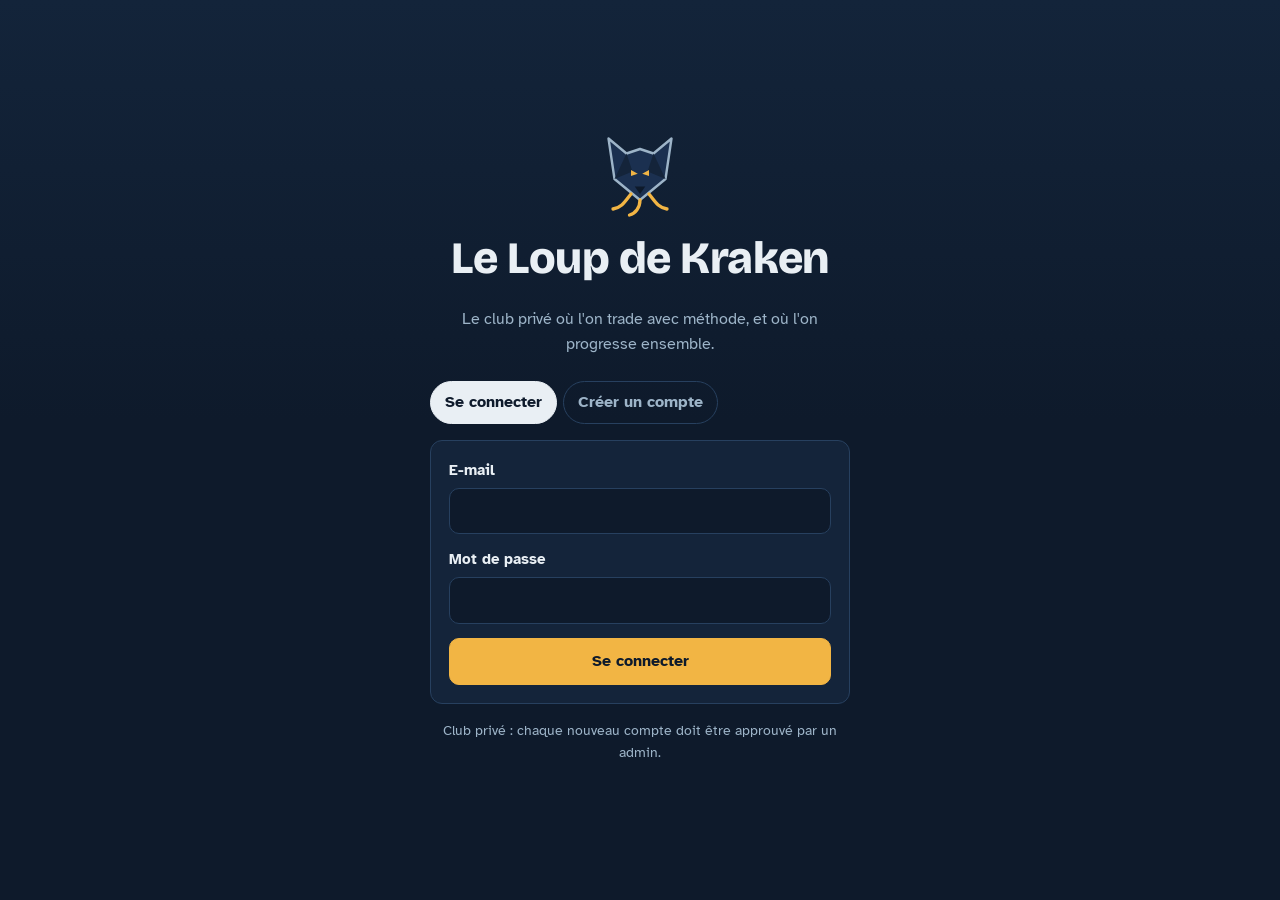
<file: site/index.html>
<!doctype html>
<html lang="fr">
<head>
  <meta charset="utf-8">
  <meta name="viewport" content="width=device-width, initial-scale=1, viewport-fit=cover">
  <title>Le Loup de Kraken</title>
  <meta name="description" content="Club privé de trading : signaux du bot, suivi des trades et apprentissage.">
  <meta name="robots" content="noindex, nofollow">
  <meta name="theme-color" content="#0E1A2B">
  <link rel="manifest" href="manifest.webmanifest">
  <link rel="icon" href="img/logo.svg" type="image/svg+xml">
  <link rel="apple-touch-icon" href="img/icon-180.png">
  <meta name="apple-mobile-web-app-capable" content="yes">
  <meta name="apple-mobile-web-app-status-bar-style" content="black-translucent">
  <meta name="apple-mobile-web-app-title" content="Loup de Kraken">
  <link rel="preconnect" href="https://fonts.googleapis.com">
  <link rel="preconnect" href="https://fonts.gstatic.com" crossorigin>
  <link href="https://fonts.googleapis.com/css2?family=Atkinson+Hyperlegible:wght@400;700&family=Bricolage+Grotesque:opsz,wght@12..96,500;12..96,700;12..96,800&display=swap" rel="stylesheet">
  <link rel="stylesheet" href="css/app.css">
  <script src="config.js"></script>
</head>
<body>
  <div id="app"><p class="vide">Chargement…</p></div>
  <noscript><p class="vide">Ce site a besoin de JavaScript.</p></noscript>
  <script type="module" src="js/app.js"></script>
</body>
</html>
</file>
<file: site/css/app.css>
/* =========================================================
   LE LOUP DE KRAKEN — styles
   Palette : les grands fonds (bleu abyssal) + l'ambre des yeux du loup.
   Vert/rouge réservés aux gains/pertes et LONG/SHORT.
   ========================================================= */
:root {
  --abysse: #0E1A2B;
  --houle: #14243A;
  --houle-2: #1B3050;
  --ligne: #27405F;
  --ecume: #E9EFF4;
  --brume: #9DB4C8;
  --ambre: #F2B544;
  --ambre-sombre: #B8832A;
  --long: #3DDC97;
  --short: #FF6B6B;
  --long-fond: rgba(61, 220, 151, .12);
  --short-fond: rgba(255, 107, 107, .12);
  --ambre-fond: rgba(242, 181, 68, .12);
  --titre: "Bricolage Grotesque", system-ui, sans-serif;
  --texte: "Atkinson Hyperlegible", system-ui, sans-serif;
  --r-ticket: 18px;
  --r-bloc: 12px;
  --r-champ: 10px;
  --barre: 64px;
  color-scheme: dark;
}

* { box-sizing: border-box; }
html { -webkit-text-size-adjust: 100%; }
body {
  margin: 0;
  min-height: 100vh;
  background: var(--abysse);
  background-image: linear-gradient(180deg, #13243A 0, var(--abysse) 420px);
  background-repeat: no-repeat;
  color: var(--ecume);
  font: 16px/1.55 var(--texte);
  font-variant-numeric: tabular-nums;
}
a { color: var(--ambre); }
button, input, select, textarea { font: inherit; color: inherit; }
:focus-visible { outline: 3px solid var(--ambre); outline-offset: 2px; border-radius: 6px; }
h1, h2, h3 { font-family: var(--titre); line-height: 1.15; margin: 0 0 .5em; letter-spacing: -.01em; }
h1 { font-size: clamp(1.9rem, 5vw, 2.8rem); font-weight: 800; }
h2 { font-size: 1.35rem; font-weight: 700; }
h3 { font-size: 1.05rem; font-weight: 700; }
p { margin: 0 0 .8em; max-width: 68ch; }
.muted { color: var(--brume); }
.small { font-size: .88rem; }
.num { font-variant-numeric: tabular-nums; white-space: nowrap; }
.gain { color: var(--long); }
.perte { color: var(--short); }
[hidden] { display: none !important; }

/* ---------- Structure ---------- */
.shell { display: grid; grid-template-columns: 240px minmax(0, 1fr); min-height: 100vh; }
.sidebar {
  position: sticky; top: 0; height: 100vh; padding: 24px 16px;
  border-right: 1px solid var(--ligne); display: flex; flex-direction: column; gap: 4px;
}
.brand { display: flex; align-items: center; gap: 10px; text-decoration: none; color: var(--ecume); margin: 0 8px 24px; }
.brand img { width: 40px; height: 40px; }
.brand strong { font: 800 1.05rem/1.1 var(--titre); }
.brand span { display: block; font-size: .8rem; color: var(--brume); font-family: var(--texte); font-weight: 400; }
.nav a {
  display: flex; align-items: center; gap: 12px; padding: 10px 12px; border-radius: var(--r-champ);
  color: var(--brume); text-decoration: none; font-weight: 700;
}
.nav a svg { width: 22px; height: 22px; flex: none; }
.nav a:hover { color: var(--ecume); background: var(--houle); }
.nav a[aria-current="page"] { color: var(--abysse); background: var(--ambre); }
.sidebar .me { margin-top: auto; }
main { padding: 32px clamp(16px, 4vw, 48px) 96px; max-width: 1100px; width: 100%; }
.topbar { display: none; }

@media (max-width: 860px) {
  .shell { grid-template-columns: minmax(0, 1fr); }
  .sidebar { display: none; }
  .topbar {
    display: flex; align-items: center; justify-content: space-between; gap: 12px;
    padding: 12px 16px; position: sticky; top: 0; z-index: 20;
    background: rgba(14, 26, 43, .92); backdrop-filter: blur(8px); border-bottom: 1px solid var(--ligne);
  }
  .topbar .brand { margin: 0; }
  .topbar .brand img { width: 32px; height: 32px; }
  .topbar .btn svg { width: 22px; height: 22px; }
  .topbar .btn { min-height: 40px; padding: 8px; }
  main { padding: 20px 16px calc(var(--barre) + 32px); }
  .tabbar {
    position: fixed; left: 0; right: 0; bottom: 0; z-index: 30; height: calc(var(--barre) + env(safe-area-inset-bottom));
    padding-bottom: env(safe-area-inset-bottom); display: grid; grid-template-columns: repeat(6, 1fr);
    background: var(--houle); border-top: 1px solid var(--ligne);
  }
  .tabbar a {
    display: flex; flex-direction: column; align-items: center; justify-content: center; gap: 2px;
    color: var(--brume); text-decoration: none; font-size: .68rem; font-weight: 700; white-space: nowrap; min-width: 0;
  }
  .tabbar a svg { width: 24px; height: 24px; }
  .tabbar a[aria-current="page"] { color: var(--ambre); }
}
@media (min-width: 861px) { .tabbar { display: none; } }

.demo-banner {
  background: var(--ambre); color: var(--abysse); font-weight: 700; padding: 8px 16px; text-align: center; font-size: .9rem;
}

/* ---------- Blocs ---------- */
.bloc { background: var(--houle); border: 1px solid var(--ligne); border-radius: var(--r-bloc); padding: 18px; }
.bloc + .bloc, .section + .section { margin-top: 16px; }
.section { margin-top: 32px; }
.section > h2 { margin-bottom: 12px; }
.grille { display: grid; gap: 16px; grid-template-columns: repeat(auto-fit, minmax(280px, 1fr)); }
.grille > *, .deux > *, .trois > *, .split > * { min-width: 0; }
.split { display: grid; gap: 16px; grid-template-columns: minmax(0, 2fr) minmax(220px, 1fr); align-items: start; }
.split.egal { grid-template-columns: minmax(0, 1fr) minmax(0, 1fr); align-items: center; }
@media (max-width: 760px) { .split, .split.egal { grid-template-columns: minmax(0, 1fr); } }
.ligne { display: flex; gap: 12px; align-items: center; flex-wrap: wrap; }
.entre { justify-content: space-between; }
.pile > * + * { margin-top: 10px; }

/* ---------- Verdict (accueil) ---------- */
.verdict { display: grid; grid-template-columns: auto 1fr; gap: 20px; align-items: center; margin-bottom: 8px; }
.verdict img { width: 72px; height: 72px; }
.verdict h1 { margin: 0; }
.verdict p { margin: 6px 0 0; color: var(--brume); }
@media (max-width: 520px) { .verdict { grid-template-columns: 1fr; gap: 8px; } .verdict img { width: 52px; height: 52px; } }

.chiffres { display: flex; flex-wrap: wrap; gap: 8px 24px; margin: 20px 0 8px; }
.chiffres div { min-width: 120px; }
.chiffres dt { color: var(--brume); font-size: .85rem; }
.chiffres dd { margin: 0; font: 700 1.2rem var(--titre); }

/* ---------- Tickets de trade (élément signature) ---------- */
.ticket {
  display: grid; grid-template-columns: minmax(0, 1fr) minmax(150px, 200px); gap: 16px; align-items: center;
  background: var(--houle); border: 1px solid var(--ligne); border-radius: var(--r-ticket);
  padding: 18px 18px 18px 22px; position: relative; text-decoration: none; color: inherit; overflow: hidden;
}
.ticket::before { content: ""; position: absolute; inset: 0 auto 0 0; width: 6px; background: var(--ligne); }
.ticket.long::before { background: var(--long); }
.ticket.short::before { background: var(--short); }
.ticket.watch { border-style: dashed; }
.ticket:hover { border-color: var(--brume); }
.ticket .sens { font: 800 1.6rem/1 var(--titre); }
.ticket.long .sens { color: var(--long); }
.ticket.short .sens { color: var(--short); }
.ticket .actif { font: 700 1.15rem var(--titre); }
.ticket dl { display: grid; grid-template-columns: auto 1fr; gap: 2px 12px; margin: 12px 0 0; font-size: .95rem; }
.ticket dt { color: var(--brume); white-space: nowrap; }
.ticket dd { margin: 0; }
.ticket dd.num { white-space: normal; }
@media (max-width: 520px) { .ticket { grid-template-columns: 1fr; } .ticket .echelle { max-width: 260px; } }

.echelle { width: 100%; max-width: 340px; height: auto; display: block; margin: 0 auto; }
.echelle text { font: 700 11px var(--texte); fill: var(--ecume); }
.echelle .lbl { fill: var(--brume); font-weight: 400; }
.echelle .trait { stroke-width: 2; }
@media (prefers-reduced-motion: no-preference) {
  .echelle.anim .trait { stroke-dasharray: 400; stroke-dashoffset: 400; animation: tracer .7s ease-out forwards; }
  .echelle.anim .trait:nth-of-type(2) { animation-delay: .08s; }
  .echelle.anim .trait:nth-of-type(3) { animation-delay: .16s; }
  .echelle.anim .trait:nth-of-type(4) { animation-delay: .24s; }
  @keyframes tracer { to { stroke-dashoffset: 0; } }
}

.pastille {
  display: inline-flex; align-items: center; gap: 6px; padding: 3px 10px; border-radius: 999px;
  font-size: .82rem; font-weight: 700; background: var(--houle-2); color: var(--brume); white-space: nowrap;
}
.pastille.long { background: var(--long-fond); color: var(--long); }
.pastille.short { background: var(--short-fond); color: var(--short); }
.pastille.ambre { background: var(--ambre-fond); color: var(--ambre); }

/* ---------- Boutons & champs ---------- */
.btn {
  display: inline-flex; align-items: center; justify-content: center; gap: 8px; min-height: 44px; padding: 10px 18px;
  border-radius: var(--r-champ); border: 1px solid var(--ligne); background: var(--houle-2); color: var(--ecume);
  font-weight: 700; cursor: pointer; text-decoration: none;
}
.btn:hover { border-color: var(--brume); }
.btn.principal { background: var(--ambre); border-color: var(--ambre); color: var(--abysse); }
.btn.principal:hover { background: #F7C565; }
.btn.danger { border-color: var(--short); color: var(--short); background: transparent; }
.btn.discret { background: transparent; }
.btn:disabled { opacity: .55; cursor: wait; }
.btn.plein { width: 100%; }

.champ { display: grid; gap: 6px; }
.champ > span { font-weight: 700; font-size: .92rem; }
.champ small { color: var(--brume); }
input, select, textarea {
  width: 100%; min-height: 44px; padding: 10px 12px; border-radius: var(--r-champ);
  border: 1px solid var(--ligne); background: var(--abysse); color: var(--ecume);
}
input:focus, select:focus, textarea:focus { border-color: var(--ambre); outline: none; }
textarea { min-height: 90px; resize: vertical; }
.form { display: grid; gap: 14px; }
.form .deux { display: grid; grid-template-columns: 1fr 1fr; gap: 12px; }
.form .trois { display: grid; grid-template-columns: repeat(3, 1fr); gap: 12px; }
@media (max-width: 520px) { .form .trois { grid-template-columns: 1fr; } }

.choix { display: flex; border: 1px solid var(--ligne); border-radius: var(--r-champ); overflow: hidden; }
.choix label { flex: 1; text-align: center; padding: 10px; cursor: pointer; font-weight: 700; color: var(--brume); }
.choix input { position: absolute; opacity: 0; width: 1px; height: 1px; }
.choix input:checked + span { color: var(--abysse); }
.choix label:has(input:checked) { background: var(--ambre); color: var(--abysse); }
.choix label.long:has(input:checked) { background: var(--long); }
.choix label.short:has(input:checked) { background: var(--short); }
.choix label:has(input:focus-visible) { outline: 3px solid var(--ambre); outline-offset: -3px; }

input[type="range"] { accent-color: var(--ambre); padding: 0; min-height: 32px; border: 0; background: none; }

/* ---------- Tableaux ---------- */
.table-wrap { overflow-x: auto; border: 1px solid var(--ligne); border-radius: var(--r-bloc); }
table { border-collapse: collapse; width: 100%; font-size: .95rem; }
th, td { padding: 10px 12px; text-align: left; border-bottom: 1px solid var(--ligne); white-space: nowrap; }
th { color: var(--brume); font-weight: 700; background: var(--houle); position: sticky; top: 0; }
tr:last-child td { border-bottom: 0; }
td.d, th.d { text-align: right; }
tbody tr:hover { background: rgba(255, 255, 255, .02); }

/* ---------- Divers ---------- */
.alerte { border-left: 4px solid var(--ambre); background: var(--ambre-fond); padding: 12px 14px; border-radius: 8px; }
.alerte.rouge { border-color: var(--short); background: var(--short-fond); }
.alerte.verte { border-color: var(--long); background: var(--long-fond); }
.alerte ul { margin: 6px 0 0; padding-left: 18px; }
.vide { text-align: center; padding: 32px 16px; color: var(--brume); }
.vide strong { display: block; color: var(--ecume); font: 700 1.1rem var(--titre); margin-bottom: 6px; }
details { border: 1px solid var(--ligne); border-radius: var(--r-bloc); padding: 12px 16px; background: var(--houle); }
details + details { margin-top: 10px; }
summary { cursor: pointer; font-weight: 700; }
.graph { width: 100%; height: 320px; border-radius: var(--r-bloc); overflow: hidden; border: 1px solid var(--ligne); }
.graph.petit { height: 230px; }
figure { margin: 0; }
figcaption { color: var(--brume); font-size: .9rem; margin-top: 8px; }
.etiquette-demo { font-size: .78rem; color: var(--ambre); }
.onglets { display: flex; gap: 6px; overflow-x: auto; margin-bottom: 16px; }
.onglets button { border: 1px solid var(--ligne); background: transparent; padding: 8px 14px; border-radius: 999px; font-weight: 700; color: var(--brume); cursor: pointer; white-space: nowrap; }
.onglets button[aria-selected="true"] { background: var(--ecume); color: var(--abysse); border-color: var(--ecume); }
.lexique { display: grid; grid-template-columns: max-content 1fr; gap: 8px 18px; margin: 0; }
.lexique dt { font-weight: 700; color: var(--ambre); }
.lexique dd { margin: 0; }
@media (max-width: 520px) { .lexique { grid-template-columns: 1fr; } .lexique dd { margin-bottom: 8px; } }

.toast {
  position: fixed; left: 50%; bottom: calc(var(--barre) + 24px); transform: translateX(-50%); z-index: 50;
  background: var(--ecume); color: var(--abysse); padding: 12px 18px; border-radius: var(--r-champ); font-weight: 700;
  max-width: calc(100vw - 32px); box-shadow: 0 8px 30px rgba(0, 0, 0, .35);
}
.toast.erreur { background: var(--short); color: #fff; }
dialog {
  border: 1px solid var(--ligne); border-radius: var(--r-ticket); background: var(--houle); color: var(--ecume);
  padding: 22px; width: min(480px, calc(100vw - 32px));
}
dialog::backdrop { background: rgba(6, 12, 22, .7); }

.auth { min-height: 100vh; display: grid; place-items: center; padding: 24px 16px; }
.auth .carte { width: min(420px, 100%); }
.auth .logo-grand { width: 96px; height: 96px; display: block; margin: 0 auto 12px; }
.auth h1 { text-align: center; }
.auth .sous { text-align: center; color: var(--brume); margin: 0 auto 24px; }

/* ---------- Cartes « setup » (accueil + page signal) : graphique en direct + feu + chiffres ---------- */
.grille.setups { grid-template-columns: repeat(auto-fill, minmax(min(100%, 340px), 1fr)); }
.setup {
  display: flex; flex-direction: column; gap: 12px; position: relative; overflow: hidden;
  background: var(--houle); border: 1px solid var(--ligne); border-radius: var(--r-ticket); padding: 18px 18px 18px 24px;
}
.setup::before { content: ""; position: absolute; inset: 0 auto 0 0; width: 6px; background: var(--ligne); }
.setup.long::before { background: var(--long); }
.setup.short::before { background: var(--short); }
.setup.watch { border-style: dashed; }
.setup-tete { display: flex; align-items: center; gap: 12px; flex-wrap: wrap; }
.setup-nom { flex: 1 1 auto; min-width: 0; }
.setup-nom h3 { margin: 0; font: 800 1.25rem/1.1 var(--titre); }
.sens-badge {
  font: 800 .95rem/1 var(--titre); padding: 8px 10px; border-radius: 10px; white-space: nowrap;
  background: var(--houle-2); color: var(--ecume);
}
.setup.long .sens-badge, .sens-badge.long { background: var(--long-fond); color: var(--long); }
.setup.short .sens-badge, .sens-badge.short { background: var(--short-fond); color: var(--short); }
.setup-idee { margin: 0; line-height: 1.5; }
.setup-idee.grand { font-size: 1.1rem; margin-top: 12px; }

.feu {
  display: flex; gap: 12px; align-items: flex-start; padding: 12px 14px; border-radius: var(--r-bloc);
  background: var(--houle-2); border: 1px solid var(--ligne); min-height: 64px;
}
.feu p { margin: 2px 0 0; color: var(--brume); font-size: .93rem; }
.feu strong { font-size: 1.02rem; }
.feu-icone { font-size: 1.5rem; line-height: 1.2; }
.feu.long { background: var(--long-fond); border-color: rgba(61, 220, 151, .45); }
.feu.long strong { color: var(--long); }
.feu.short { background: var(--short-fond); border-color: rgba(255, 107, 107, .45); }
.feu.short strong { color: var(--short); }
.feu.ambre { background: var(--ambre-fond); border-color: rgba(242, 181, 68, .45); }
.feu.ambre strong { color: var(--ambre); }

.setup-graph { height: 220px; width: 100%; border-radius: 10px; overflow: hidden; background: var(--houle); }
.setup-graph.grand { height: min(420px, 60vh); }
figure.section { margin: 16px 0 0; }

.legende { display: flex; flex-wrap: wrap; gap: 4px 14px; margin: 0; color: var(--brume); }
.legende span { display: inline-flex; align-items: center; gap: 6px; white-space: nowrap; }
.legende i { display: inline-block; width: 18px; height: 0; border-top: 3px solid; }
.legende .k-zone { border-color: var(--ambre); border-top-style: dashed; }
.legende .k-stop { border-color: var(--short); }
.legende .k-obj { border-color: var(--long); border-top-width: 2px; }
.legende .k-ok { border-color: var(--long); border-top-style: dotted; }
.legende .k-rate { border-color: var(--short); border-top-style: dotted; }

.setup-chiffres { display: grid; grid-template-columns: repeat(3, minmax(0, 1fr)); gap: 8px; margin: 0; }
.setup-chiffres > div { background: var(--abysse); border-radius: 10px; padding: 8px 10px; display: flex; flex-direction: column; }
.setup-chiffres dt { color: var(--brume); font-size: .8rem; }
.setup-chiffres dd { margin: 0; font: 800 1.15rem var(--titre); }
.setup-chiffres .small { font-size: .72rem; line-height: 1.25; }

.plan summary { cursor: pointer; color: var(--brume); font-weight: 700; }
.plan-table { width: 100%; border-collapse: collapse; margin: 8px 0; font-size: .93rem; }
.plan-table th { text-align: left; font-weight: 700; color: var(--brume); padding: 4px 8px 4px 0; white-space: nowrap; }
.plan-table td { padding: 4px 0; white-space: normal; overflow-wrap: anywhere; }
.plan-table th { width: 7.5em; vertical-align: top; }
.btn.pleine { width: 100%; justify-content: center; text-align: center; }
@media (max-width: 420px) {
  .setup { padding: 14px 14px 14px 18px; }
  .setup-chiffres dd { font-size: 1rem; }
  .setup-graph { height: 200px; }
}

/* ---------- Espaces de l'accueil : imminent / plus solides / moins solides / finis ---------- */
.espace.imminent {
  border: 2px solid var(--ambre); border-radius: var(--r-ticket); padding: 18px;
  background: linear-gradient(180deg, var(--ambre-fond), transparent 70%);
}
.espace.imminent h2 { color: var(--ambre); }
.vide-espace { margin: 4px 0 0; }
.vide-espace[hidden], .espace[hidden] { display: none; }
details.espace > summary { cursor: pointer; list-style: none; }
details.espace > summary::-webkit-details-marker { display: none; }
details.espace > summary::before { content: "▸ "; color: var(--brume); }
details.espace[open] > summary::before { content: "▾ "; }
.confiance { display: flex; align-items: center; gap: 8px; flex-wrap: wrap; }
.jauge { flex: 1 1 80px; max-width: 160px; height: 8px; border-radius: 99px; background: var(--abysse); overflow: hidden; }
.jauge i { display: block; height: 100%; border-radius: 99px; background: var(--ambre); }

/* Zones colorées sous les bougies (graphique setup) */
.bandes, .bandes-hote { position: absolute; inset: 0; }
.bandes { z-index: 0; pointer-events: none; overflow: hidden; }
.bandes-hote { z-index: 1; }
.bandes > div { position: absolute; overflow: hidden; }
.bandes .b-zone { background: rgba(242, 181, 68, .22); border-top: 1px solid rgba(242, 181, 68, .5); border-bottom: 1px solid rgba(242, 181, 68, .5); }
.bandes .b-gain { background: rgba(61, 220, 151, .13); }
.bandes .b-perte { background: rgba(255, 107, 107, .16); }
.bandes span { position: absolute; left: 8px; font: 700 11px var(--texte); letter-spacing: .02em; text-transform: uppercase; opacity: .85; white-space: nowrap; }
.bandes .b-gain span { color: var(--long); top: 6px; }
.bandes .b-perte span { color: var(--short); bottom: 4px; }

/* ---------- Page Marchés ---------- */
.marches { display: grid; gap: 8px; grid-template-columns: repeat(auto-fill, minmax(min(100%, 230px), 1fr)); }
.marche { display: flex; flex-wrap: wrap; align-items: center; gap: 4px 8px; padding: 10px 12px;
  background: var(--houle); border: 1px solid var(--ligne); border-radius: var(--r-champ); }
.marche b { font-family: var(--titre); }
.marche .pastille { margin-left: auto; }

/* Formulaire de trade : choix de la taille */
[data-size][hidden] { display: none !important; }
.btn.mini { padding: 4px 10px; font-size: .85rem; min-height: 0; }

/* Interrupteur (Mon compte : garde-fous) */
.interrupteur { display: flex; gap: 12px; align-items: flex-start; padding: 12px; border: 1px solid var(--ligne); border-radius: var(--r-champ); background: var(--abysse); cursor: pointer; }
.interrupteur input { width: 22px; height: 22px; margin-top: 2px; accent-color: var(--ambre); flex: none; }

/* Boîte à idées */
.idee { gap: 6px; }
.idee.nouvelle { border-color: var(--ambre); }
.idee .reponse { margin-top: 8px; padding: 10px 12px; border-left: 3px solid var(--ambre); background: var(--ambre-fond); border-radius: 8px; font-size: .93rem; }
a.lien-alerte { display: block; text-decoration: none; color: var(--ecume); margin-bottom: 16px; }

/* Trade manuel : résultats de recherche d'actif */
.choix { display: grid; gap: 6px; margin-top: 8px; }
.choix button.marche { width: 100%; text-align: left; color: var(--ecume); font: inherit; cursor: pointer; }
.choix button.marche:hover, .choix button.marche:focus-visible { border-color: var(--ambre); outline: none; }
.deroulant { scroll-margin-top: 12px; }
.deroulant .saisie { position: relative; }
.deroulant input { width: 100%; padding-right: 36px; }
.deroulant .fleche { position: absolute; right: 12px; top: 50%; transform: translateY(-50%); color: var(--ambre); pointer-events: none; transition: transform .15s; }
.deroulant.ouvert .fleche { transform: translateY(-50%) rotate(180deg); }
.deroulant .menu { margin-top: 4px; max-height: min(44vh, 340px); overflow-y: auto;
  -webkit-overflow-scrolling: touch; overscroll-behavior: contain; background: var(--houle-2); border: 1px solid var(--ambre);
  border-radius: var(--r-champ); box-shadow: 0 12px 28px rgba(0, 0, 0, .45); padding: 4px; }
.deroulant .menu-titre { margin: 6px 10px; font-size: 13px; color: var(--brume); }
.deroulant .option { display: flex; flex-direction: column; align-items: flex-start; gap: 2px; width: 100%; text-align: left; padding: 10px 12px;
  background: none; border: 0; border-radius: 8px; color: var(--ecume); font: inherit; cursor: pointer; }
.deroulant .option + .option { border-top: 1px solid var(--ligne); border-radius: 0; }
.deroulant .option:hover, .deroulant .option:focus-visible { background: var(--ambre-fond); outline: none; }
.deroulant .option b { font-family: var(--titre); }

/* Levier conseillé + chiffres en % de la mise */
.levier-conseil { display: flex; flex-wrap: wrap; align-items: baseline; gap: 4px 10px; padding: 8px 12px; border-radius: 10px;
  background: var(--ambre-fond); border: 1px solid rgba(242, 181, 68, .35); }
.levier-conseil > span:first-child { font-weight: 700; }
.levier-conseil b { font: 800 1.35rem var(--titre); color: var(--ambre); }
.lev-bloc { display: grid; gap: 8px; }
.lev-choix { display: flex; flex-wrap: wrap; gap: 6px; }
.btn.actif { background: var(--ambre); border-color: var(--ambre); color: var(--abysse); font-weight: 700; }
.lev-bloc p { margin: 0; }

/* ---------- Graphiques ---------- */
.liste-paires { display: grid; gap: 6px; }
.paire { display: flex; align-items: center; gap: 10px; padding: 10px 12px; background: var(--houle); border: 1px solid var(--ligne);
  border-radius: var(--r-champ); color: var(--ecume); text-decoration: none; min-height: 52px; }
.paire:hover, .paire:focus-visible { border-color: var(--ambre); outline: none; }
.paire-nom { display: flex; flex-direction: column; min-width: 0; flex: 1; }
.paire-nom b { font-family: var(--titre); }
.paire-prix { display: flex; flex-direction: column; align-items: flex-end; gap: 2px; text-align: right; }
.fleche-d { color: var(--brume); font-size: 1.3rem; }
.onglets .onglet .small { opacity: .7; font-weight: 400; }
.onglets.ut { margin-bottom: 8px; }
.outils { display: flex; flex-wrap: wrap; gap: 6px; margin-bottom: 10px; }
.graph-paire { width: 100%; height: min(62vh, 520px); min-height: 340px; border-radius: var(--r-bloc); overflow: hidden; border: 1px solid var(--ligne); background: #14243A; }
dl.lecture { display: grid; gap: 6px; margin: 0; }
dl.lecture > div { display: flex; justify-content: space-between; gap: 10px; border-bottom: 1px solid var(--ligne); padding-bottom: 6px; }
dl.lecture dt { color: var(--brume); }
dl.lecture dd { margin: 0; text-align: right; font-weight: 700; }
.aide-outils { margin: 0; padding-left: 18px; display: grid; gap: 6px; font-size: .92rem; }
.sig-ligne { display: grid; gap: 6px; }
.sig-ligne { min-width: 0; }
.sig-ligne .num, .sig-ligne .ligne > span { white-space: normal; min-width: 0; }

/* Solde qui bouge avec les trades */
.solde-bloc { display: flex; flex-direction: column; gap: 2px; grid-column: span 2; }
.solde-bloc .solde-montant { font-size: 1.5rem; }
ol.etapes { display: grid; gap: 8px; padding-left: 22px; margin: 0 0 16px; }
ol.etapes li { padding-left: 4px; }
.form > *, #perp-out > * { min-width: 0; }
#perp-out { display: grid; gap: 10px; min-width: 0; }
#bilan { margin-top: 6px; gap: 6px; }
.alerte.rouge.interrupteur { background: var(--short-fond); border: 1px solid var(--short); }

/* Curseur « taille en % du capital » (comme Kraken Pro) */
.taille .ligne { display: grid; grid-template-columns: repeat(5, 1fr); gap: 6px; }
.taille .ligne .btn { padding-inline: 0; min-width: 0; }
</file>
